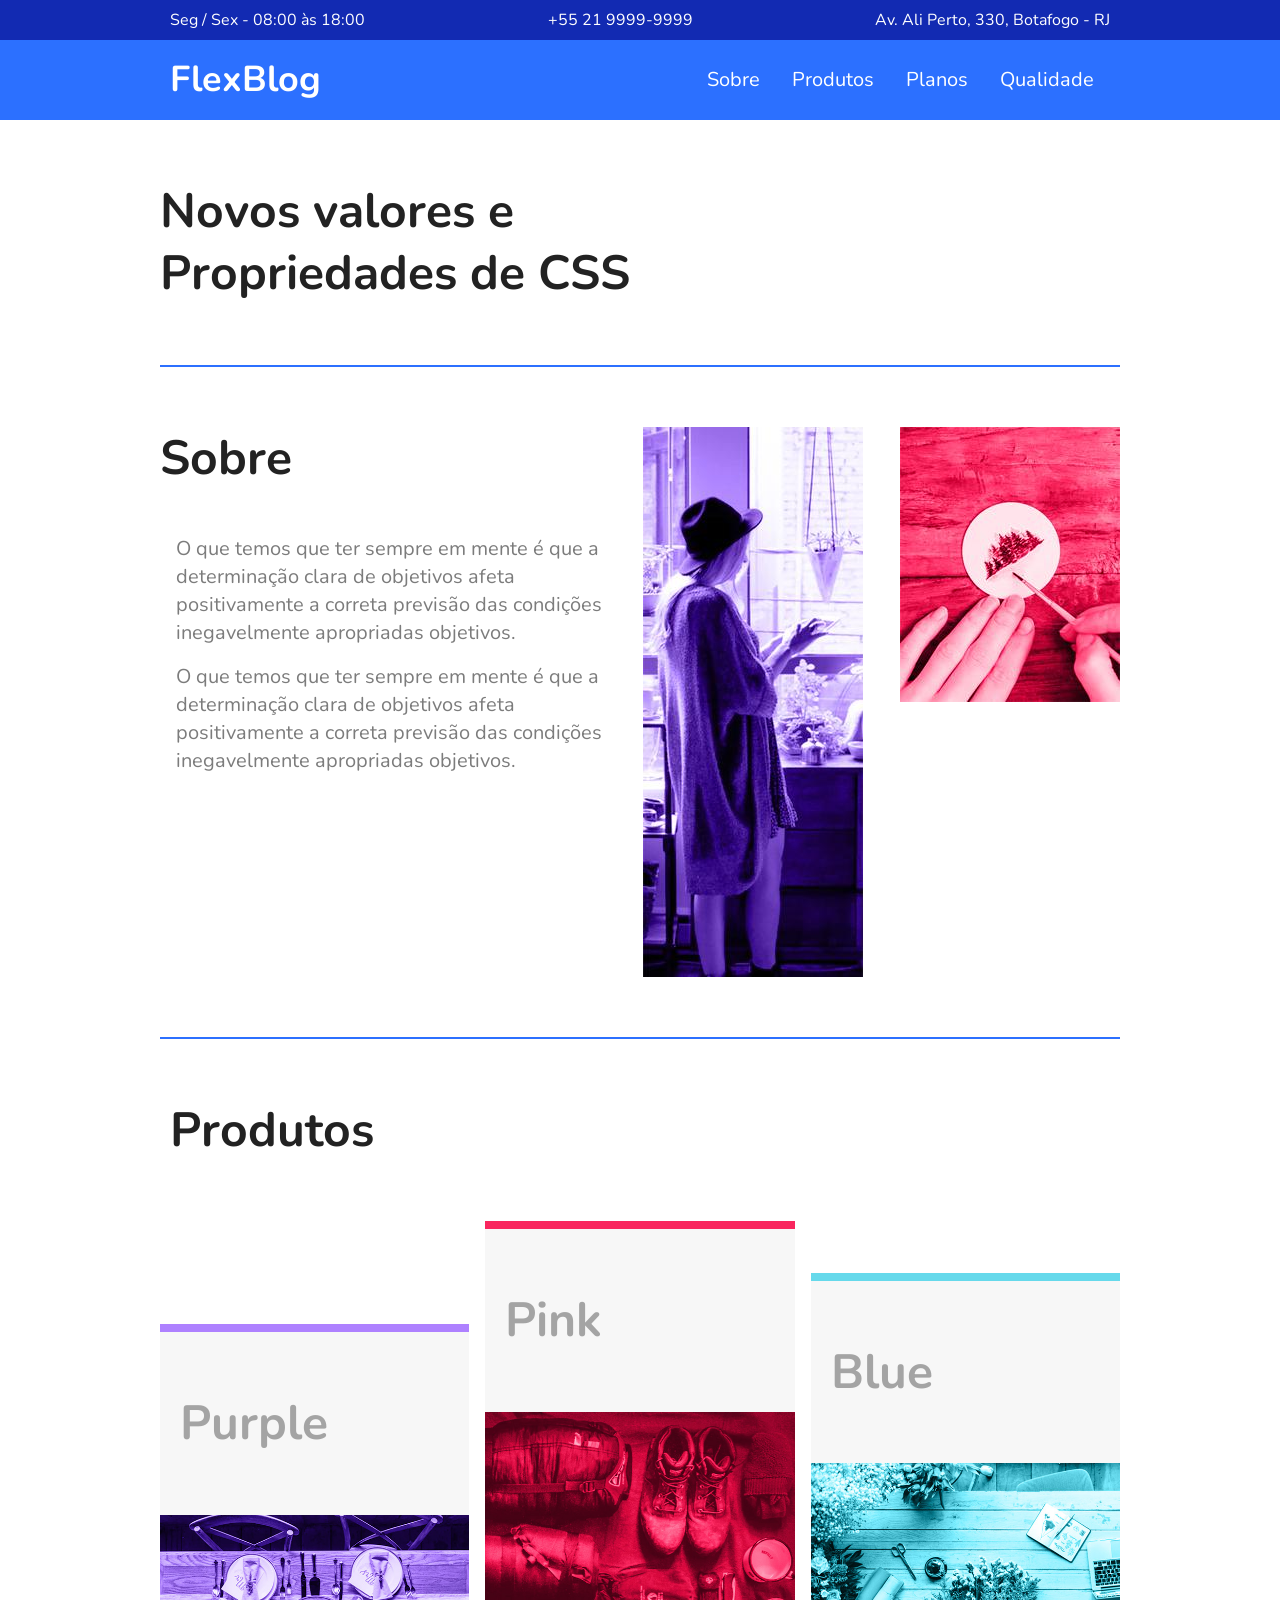
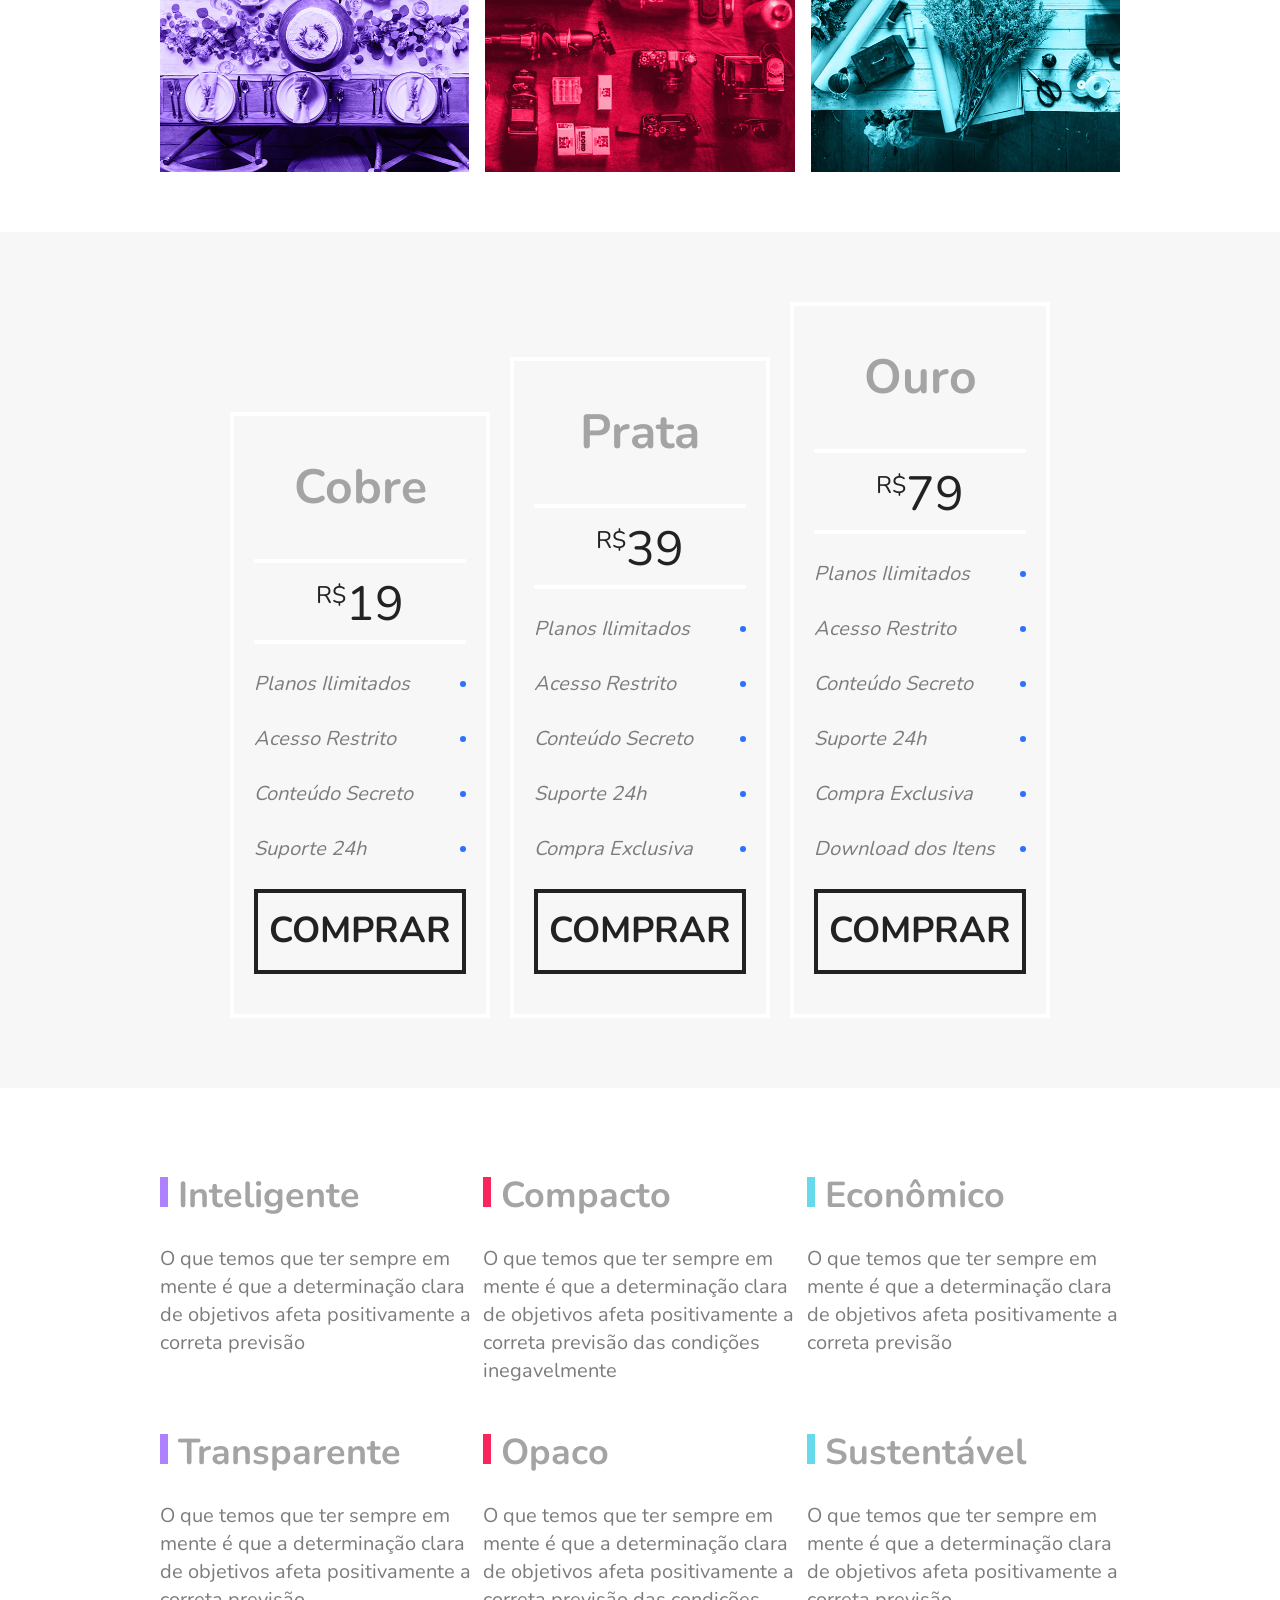
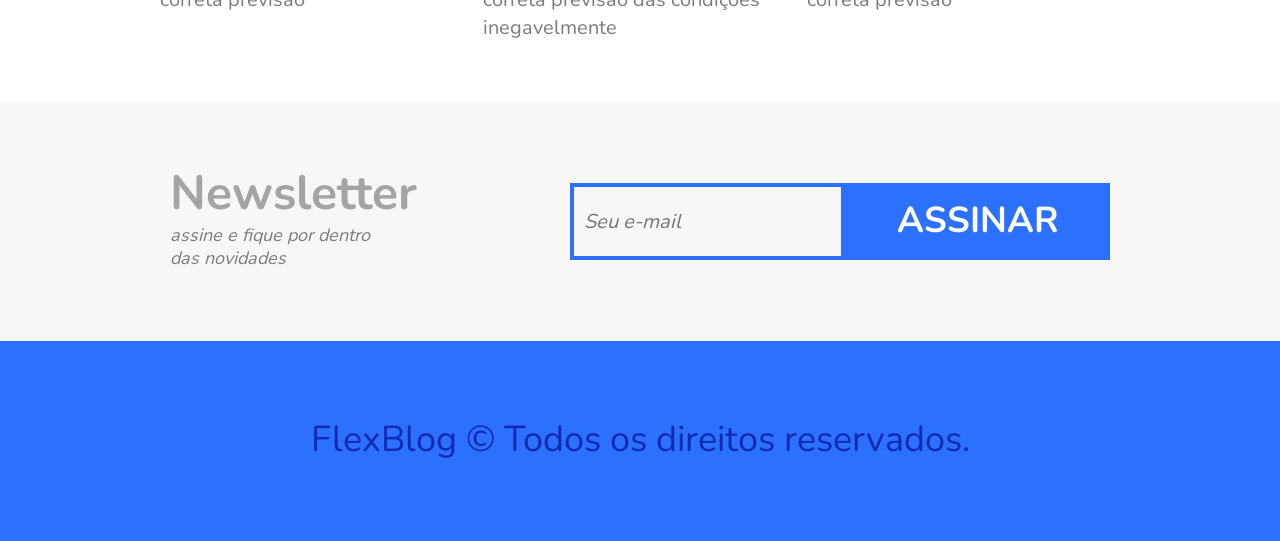
<file: FLEXBOX/flexblog/index.html>
<!DOCTYPE html>
<html lang="pt-br">
<head>
    <meta charset="UTF-8">
    <meta http-equiv="X-UA-Compatible" content="IE=edge">
    <meta name="viewport" content="width=device-width, initial-scale=1.0">
    <link rel="stylesheet" href="./src/css/style.css">
    <title>Exercício 0301</title>
</head>
<body>
<header>
    <div class="header-bg">
        <div class="header-top container">
            <p>Seg / Sex - 08:00 às 18:00</p>
            <a href="tel:+552199999999">+55 21 9999-9999</a>
            <p>Av. Ali Perto, 330, Botafogo - RJ</p>
        </div>
    </div>
    <div class="header-nav-bg">
        <nav class="container header-nav">
            <a href="./">FlexBlog</a>
            <ul class="header-menu">
                <li><a href="#sobre">Sobre</a></li>
                <li><a href="#produtos">Produtos</a></li>
                <li><a href="#planos">Planos</a></li>
                <li><a href="#qualidade">Qualidade</a></li>
            </ul>
        </nav>
    </div>
</header>
<main>
    <div class="intro-bg">
        <section class="intro container">
            <h1>Novos valores e<br>Propriedades de CSS</h1>
        </section>
    </div>
    <div class="sobre-bg" id="sobre">
        <section class="sobre container">
            <div class="sobre-box">
                <h1>Sobre</h1>
                <p class="last">O que temos que ter sempre em mente é que a determinação clara de objetivos afeta
                    positivamente a
                    correta previsão das condições inegavelmente apropriadas objetivos.
                </p>
                <p>O que temos que ter sempre em mente é que a determinação clara de objetivos afeta positivamente a
                    correta previsão das condições inegavelmente apropriadas objetivos.
                </p>
            </div>
            <div class="sobre-img">
                <img src="./src/img/sobre1.jpg" alt="Mulher de Chapéu">
            </div>
            <div>
                <img src="./src/img/sobre2.jpg" alt="Pintura Vermelha">
            </div>
        </section>
    </div>
    <div class="produtos-bg">
        <section class="produtos container" id="produtos">
            <h1>Produtos</h1>
            <div class="produtos-container">
                <div class="produtos-box top-roxo">
                    <h2>Purple</h2>
                    <img src="./src/img/produtos1.jpg" alt="Produtos Roxos">
                </div>
                <div class="produtos-box top-red">
                    <h2>Pink</h2>
                    <img src="./src/img/produtos2.jpg" alt="Produtos Vermelhos">
                </div>
                <div class="produtos-box top-ciano">
                    <h2>Blue</h2>
                    <img src="./src/img/produtos3.jpg" alt="Produtos Azul">
                </div>
            </div>
        </section>
    </div>
    <section class="planos-bg">
        <div class="planos container" id="planos">
            <div class="planos-item">
                <h1>Cobre</h1>
                <span><sup>R$</sup>19</span>
                <ul>
                    <li>Planos Ilimitados</li>
                    <li>Acesso Restrito</li>
                    <li>Conteúdo Secreto</li>
                    <li>Suporte 24h</li>
                </ul>
                <a href="./">Comprar</a>
            </div>
            <div class="planos-item">
                <h1>Prata</h1>
                <span><sup>R$</sup>39</span>
                <ul>
                    <li>Planos Ilimitados</li>
                    <li>Acesso Restrito</li>
                    <li>Conteúdo Secreto</li>
                    <li>Suporte 24h</li>
                    <li>Compra Exclusiva</li>
                </ul>
                <a href="./">Comprar</a>
            </div>
            <div class="planos-item">
                <h1>Ouro</h1>
                <span><sup>R$</sup>79</span>
                <ul>
                    <li>Planos Ilimitados</li>
                    <li>Acesso Restrito</li>
                    <li>Conteúdo Secreto</li>
                    <li>Suporte 24h</li>
                    <li>Compra Exclusiva</li>
                    <li>Download dos Itens</li>
                </ul>
                <a href="./">Comprar</a>
            </div>
        </div>
    </section>
    <div class="qualidade-bg">
        <section class="qualidade  container" id="qualidade">
            <div class="qualidade-item span-roxo">
                <h1>Inteligente</h1>
                <p>O que temos que ter sempre em mente é que a determinação clara de objetivos afeta positivamente a
                    correta previsão
                </p>
            </div>
            <div class="qualidade-item span-red">
                <h1>Compacto</h1>
                <p>O que temos que ter sempre em mente é que a determinação clara de objetivos afeta positivamente a
                    correta previsão das condições inegavelmente
                </p>
            </div>
            <div class="qualidade-item span-ciano">
                <h1>Econômico</h1>
                <p>O que temos que ter sempre em mente é que a determinação clara de objetivos afeta positivamente a
                    correta previsão
                </p>
            </div>
            <div class="qualidade-item span-roxo">
                <h1>Transparente</h1>
                <p>O que temos que ter sempre em mente é que a determinação clara de objetivos afeta positivamente a
                    correta previsão
                </p>
            </div>
            <div class="qualidade-item span-red">
                <h1>Opaco</h1>
                <p>O que temos que ter sempre em mente é que a determinação clara de objetivos afeta positivamente a
                    correta previsão das condições inegavelmente
                </p>
            </div>
            <div class="qualidade-item span-ciano">
                <h1>Sustentável</h1>
                <p>O que temos que ter sempre em mente é que a determinação clara de objetivos afeta positivamente a
                    correta previsão
                </p>
            </div>
        </section>
    </div>
    <div class="newsletter-bg">
        <section class="newsletter container">
            <div class="newsletter-info">
                <h1>Newsletter</h1>
                <p>assine e fique por dentro<BR>das novidades</p>
            </div>
            <form action="" class="newsletter-form">
                <label>
                    <input placeholder="Seu e-mail" type="text">
                </label>
                <button>Assinar</button>
            </form>
        </section>
    </div>
</main>
<div class="footer-bg">
    <footer class="footer container">
        <p>FlexBlog © Todos os direitos reservados.</p>
    </footer>
</div>
</body>
</html>
</file>
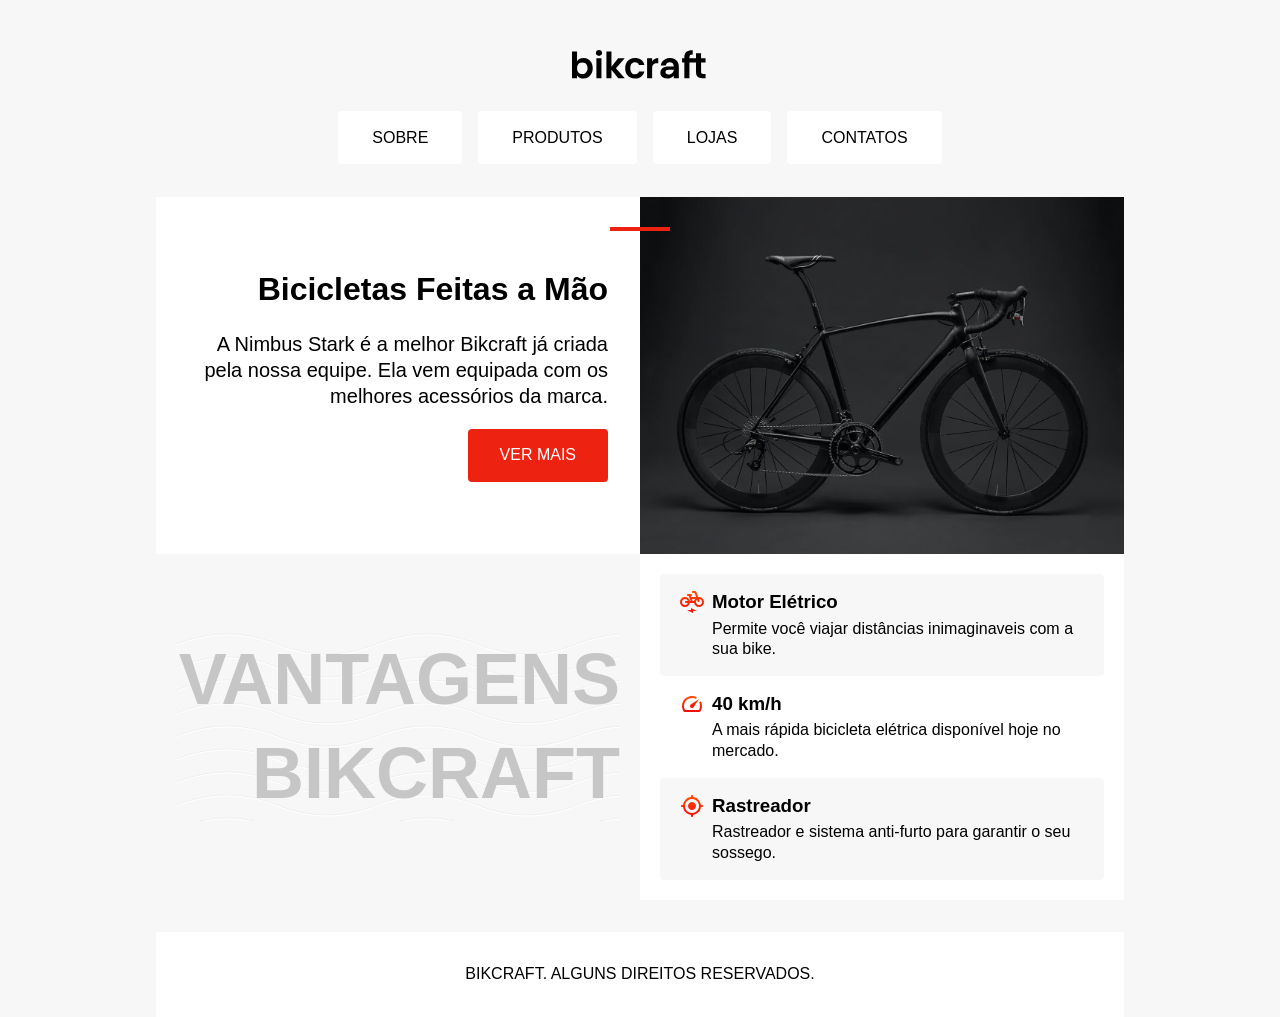
<file: HTML-CSS/bikcraft/index.html>
<!DOCTYPE html>
<html lang="pt-br" xmlns="http://www.w3.org/1999/html">
<head>
    <meta charset="UTF-8">
    <meta http-equiv="X-UA-Compatible" content="IE=edge">
    <meta name="viewport" content="width=device-width, initial-scale=1.0">
    <link rel="stylesheet" href="./src/css/style.css">
    <title>Exercício 0506</title>
</head>
<body>
<header class="header">
    <div>
        <img loading="lazy" src="./src/img/bikcraft.svg" alt="Logo Bikcraft">
    </div>
    <nav>
        <ul class="nav-menu">
            <li><a href="./">Sobre</a></li>
            <li><a href="./">Produtos</a></li>
            <li><a href="./">Lojas</a></li>
            <li><a href="./">Contatos</a></li>
        </ul>
    </nav>
</header>
<main>
    <section class="box">
        <div class="box-intro">
            <h1>Bicicletas Feitas a Mão</h1>
            <p>A Nimbus Stark é a melhor Bikcraft já criada pela nossa equipe. Ela vem equipada com os melhores
                acessórios da marca.</p>
            <a href="./">Ver Mais</a>
        </div>
        <div class="box-img">
            <img loading="lazy" src="./src/img/bicicleta.jpg" alt="Bicicleta Preta Bikcraft">
        </div>
        <div class="box-subtitulo">
            <h2>vantagens bikcraft</h2>
        </div>
        <div class="box-itens">
            <div class="box-item">
                <img loading="lazy" src="./src/img/eletrica.svg" alt="Motor Elétrica">
                <h3>Motor Elétrico</h3>
                <p>Permite você viajar distâncias inimaginaveis com a sua bike.</p>
            </div>
            <div class="box-item">
                <img loading="lazy" src="./src/img/velocidade.svg" alt="Velocidade">
                <h3>40 km/h</h3>
                <p>A mais rápida bicicleta elétrica disponível hoje no mercado.</p>
            </div>
            <div class="box-item">
                <img loading="lazy" src="./src/img/rastreador.svg" alt="Rastreador">
                <h3>Rastreador</h3>
                <p>Rastreador e sistema anti-furto para garantir o seu sossego.</p>
            </div>
        </div>
    </section>
</main>
<footer class="footer">
    <p>Bikcraft. Alguns Direitos Reservados.</p>
</footer>
</body>
</html>
</file>
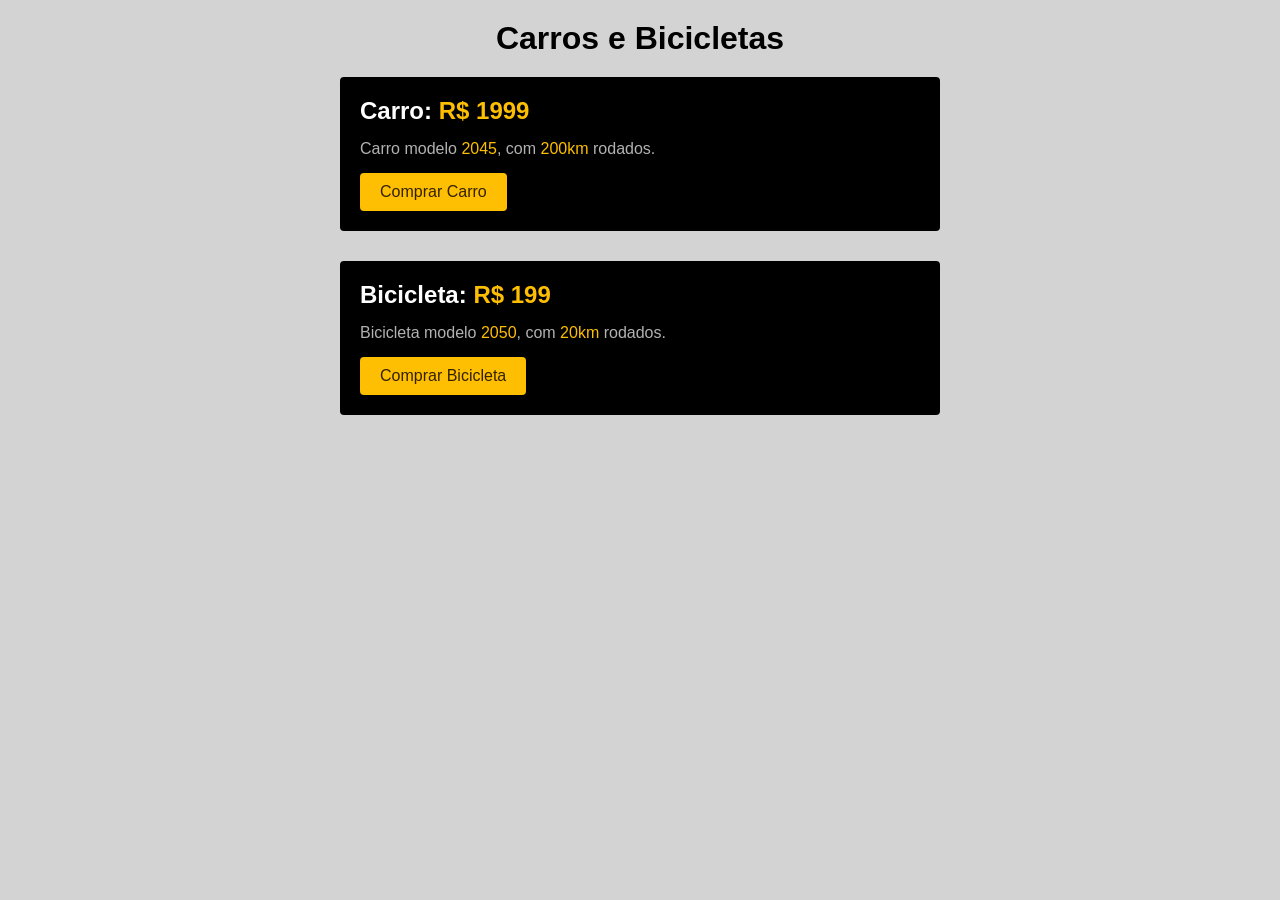
<file: HTML-CSS/carros-e-bicicletas/index.html>
<!DOCTYPE html>
<html lang="pt-br">
<head>
    <meta charset="UTF-8">
    <meta http-equiv="X-UA-Compatible" content="IE=edge">
    <meta name="viewport" content="width=device-width, initial-scale=1.0">
    <link rel="stylesheet" href="./src/css/style.css">
    <title>Exercício 0214</title>
</head>
<body>
<h1>Carros e Bicicletas</h1>
<div class="box">
    <h2>Carro: <span>R$ 1999</span></h2>
    <p>Carro modelo <span>2045</span>, com <span>200km</span> rodados.</p>
    <a href="#" class="btn">Comprar Carro</a>
</div>
<div class="box">
    <h2>Bicicleta: <span>R$ 199</span></h2>
    <p>Bicicleta modelo <span>2050</span>, com <span>20km</span> rodados.</p>
    <a href="#" class="btn">Comprar Bicicleta</a>
</div>
</body>
</html>
</file>
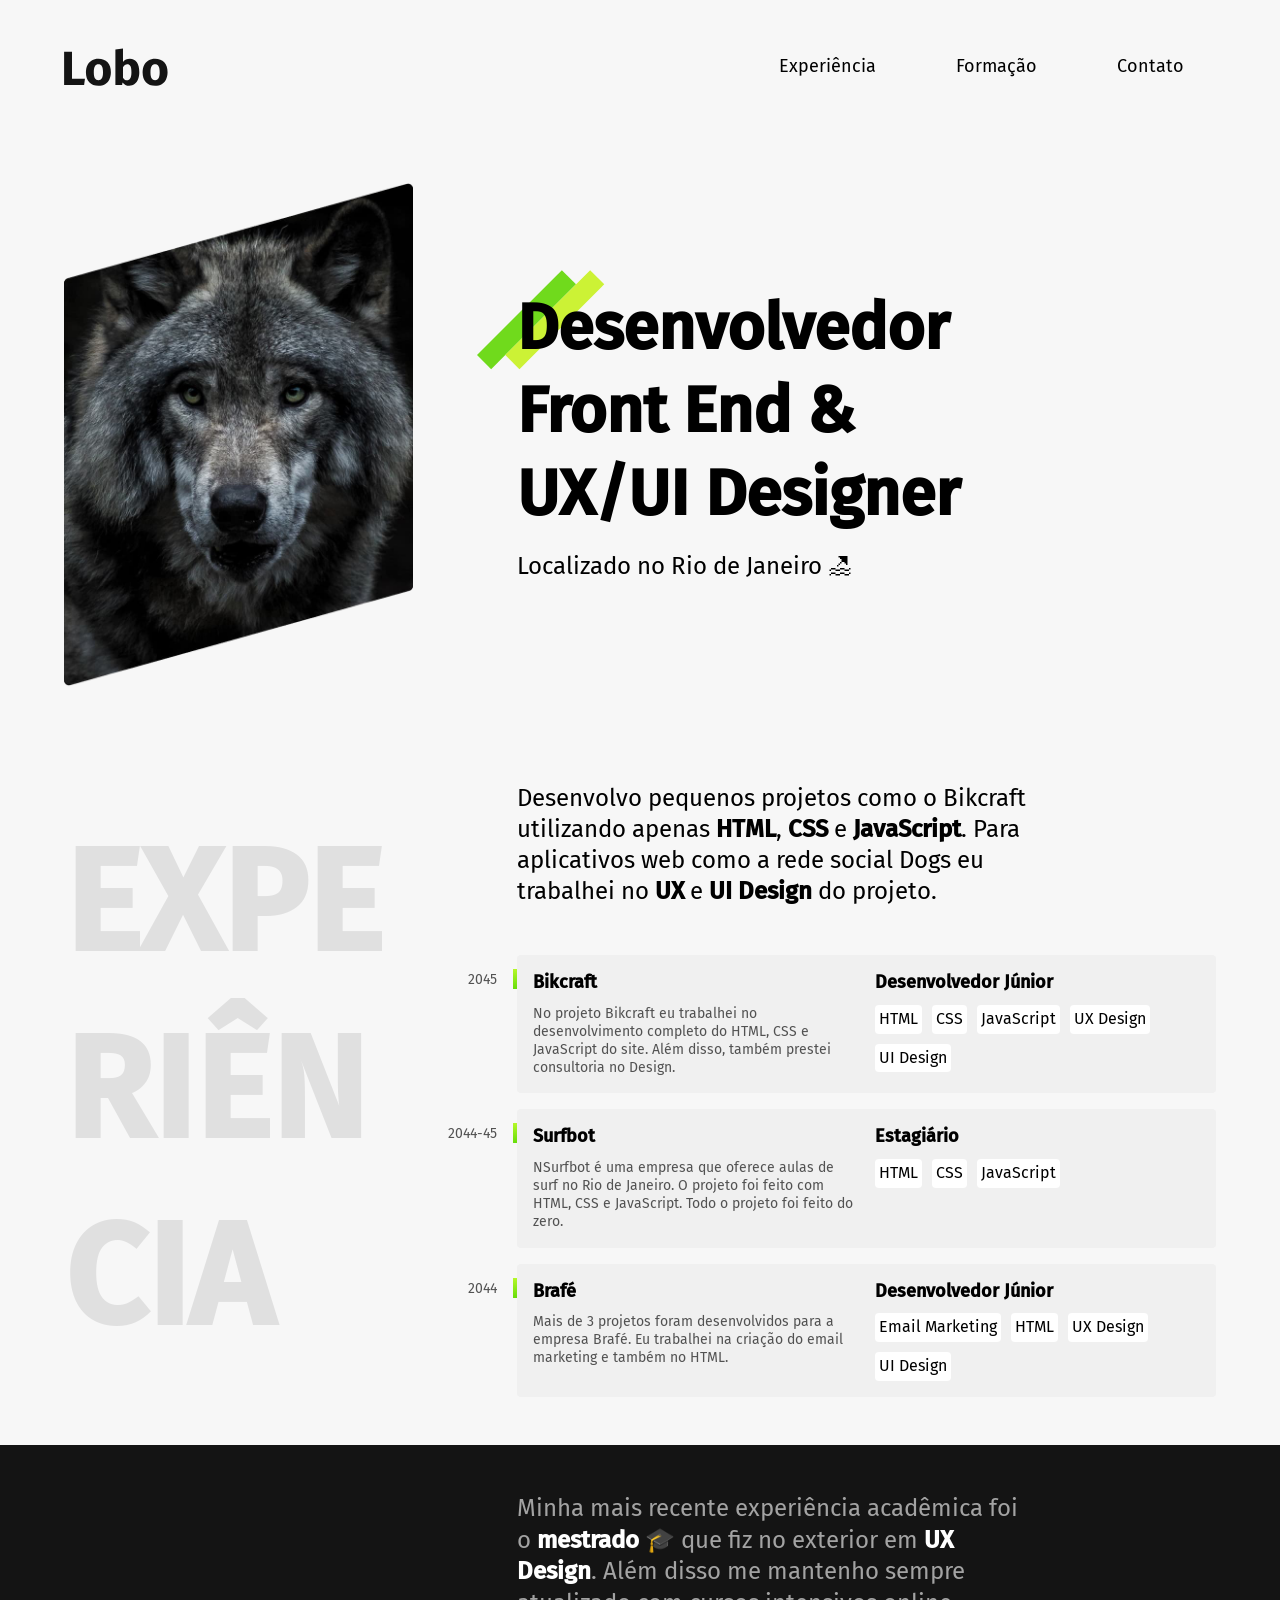
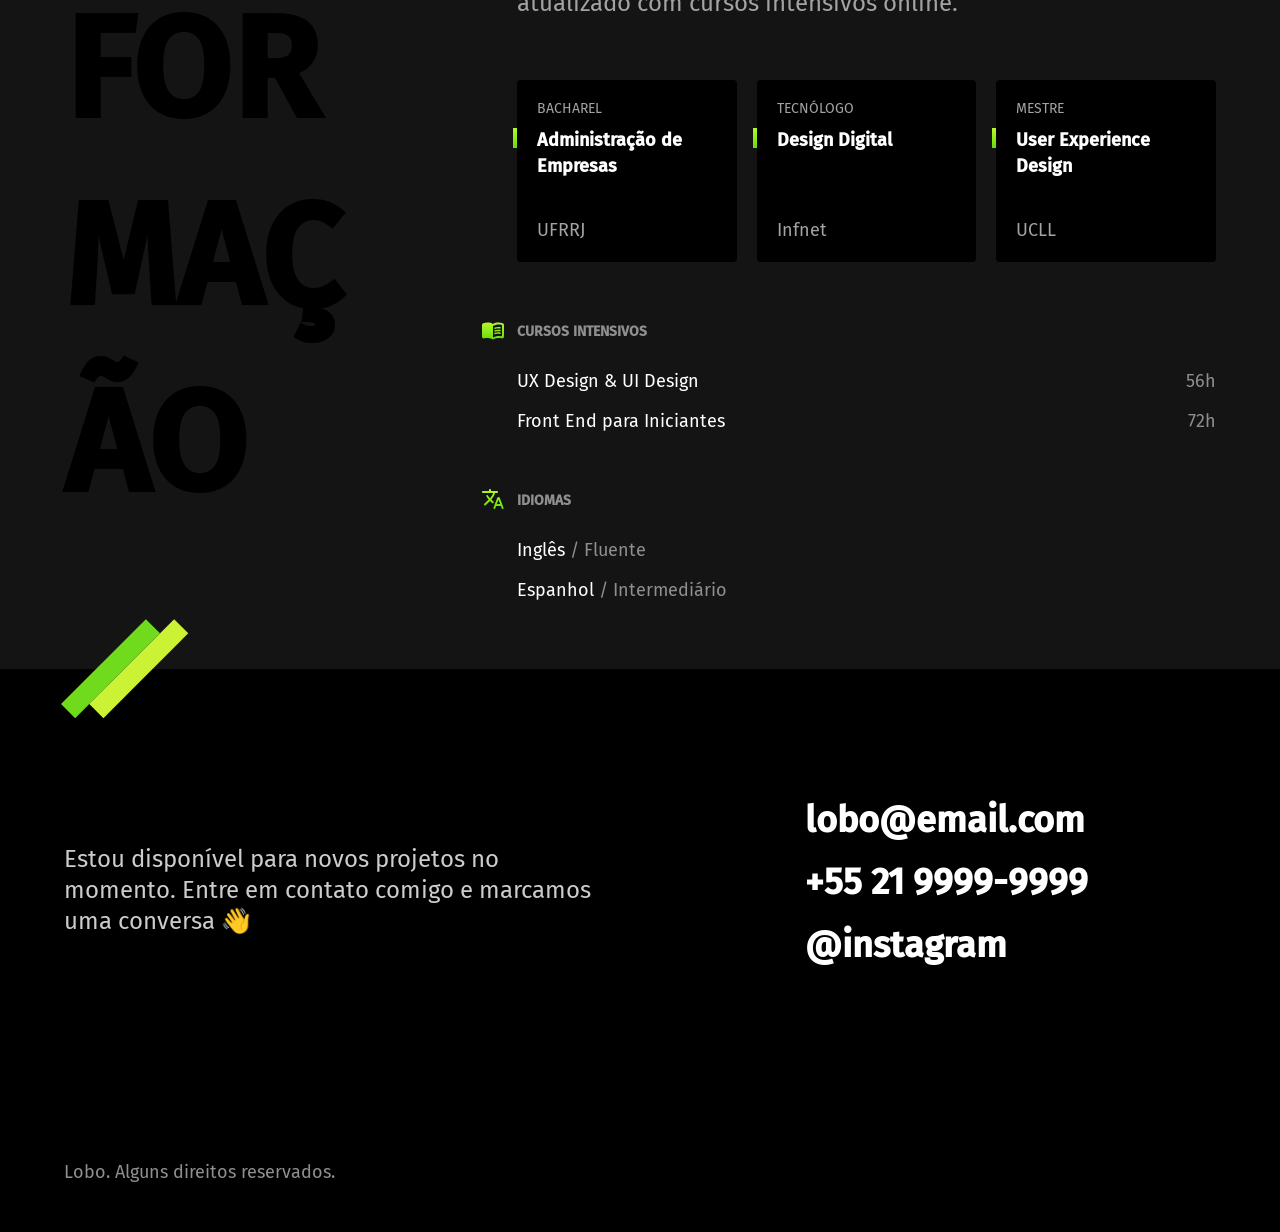
<file: HTML-CSS/portfolio/index.html>
<!DOCTYPE html>
<html lang="pt-br">
<head>
    <meta charset="UTF-8">
    <meta http-equiv="X-UA-Compatible" content="IE=edge">
    <meta name="viewport" content="width=device-width, initial-scale=1.0">
    <link rel="stylesheet" href="./src/css/style.css">
    <title>Exercício 0704</title>
</head>
<body>
<header>
    <div class="header-bg">
        <div class="header container">
            <div class="header-img">
                <img src="./src/img/marca.svg" alt="Logotipo Lobo">
            </div>
            <nav class="header-menu">
                <ul>
                    <li><a href="#experiencia">Experiência</a></li>
                    <li><a href="#formacao">Formação</a></li>
                    <li><a href="#contato">Contato</a></li>
                </ul>
            </nav>
        </div>
    </div>
</header>
<main>
    <div class="intro-bg">
        <section class="intro container">
            <div class="intro-img">
                <img src="./src/img/perfil.jpg" alt="Lobo Cinza">
            </div>
            <div>
                <h1>Desenvolvedor<br>Front End &<br>UX/UI Designer</h1>
                <p>Localizado no Rio de Janeiro 🏖</p>
            </div>
        </section>
    </div>
    <div class="experiencia-bg">
        <section class="experiencia container" id="experiencia">
            <div>
                <h1>Experiência</h1>
            </div>
            <div class="experiencia-box">
                <div class="experiencia-texto">
                    <p>
                        Desenvolvo pequenos projetos como o Bikcraft utilizando apenas <strong>HTML</strong>,
                        <strong>CSS</strong> e <strong>JavaScript</strong>. Para aplicativos web como a rede social Dogs
                        eu trabalhei no <strong>UX</strong> e <strong>UI Design</strong> do projeto.
                    </p>
                </div>
                <div class="experiencia-item">
                    <span>2045</span>
                    <div class="experiencia-title">
                        <h2>Bikcraft</h2>
                        <p>No projeto Bikcraft eu trabalhei no desenvolvimento completo do HTML, CSS e JavaScript do
                            site. Além disso, também prestei consultoria no Design.</p>
                    </div>
                    <div>
                        <h2>Desenvolvedor Júnior</h2>
                        <ul>
                            <li>HTML</li>
                            <li>CSS</li>
                            <li>JavaScript</li>
                            <li>UX Design</li>
                            <li>UI Design</li>
                        </ul>
                    </div>
                </div>
                <div class="experiencia-item">
                    <span>2044-45</span>
                    <div class="experiencia-title">
                        <h2>Surfbot</h2>
                        <p>NSurfbot é uma empresa que oferece aulas de surf no Rio de Janeiro. O projeto foi feito com
                            HTML, CSS e JavaScript. Todo o projeto foi feito do zero.</p>
                    </div>
                    <div>
                        <h2>Estagiário</h2>
                        <ul>
                            <li>HTML</li>
                            <li>CSS</li>
                            <li>JavaScript</li>
                        </ul>
                    </div>
                </div>
                <div class="experiencia-item">
                    <span>2044</span>
                    <div class="experiencia-title">
                        <h2>Brafé</h2>
                        <p>Mais de 3 projetos foram desenvolvidos para a empresa Brafé. Eu trabalhei na criação do email
                            marketing e também no HTML.</p>
                    </div>
                    <div>
                        <h2>Desenvolvedor Júnior</h2>
                        <ul>
                            <li>Email Marketing</li>
                            <li>HTML</li>
                            <li>UX Design</li>
                            <li>UI Design</li>
                        </ul>
                    </div>
                </div>
            </div>
        </section>
    </div>
    <div class="formacao-bg">
        <section aria-label="Formação">
            <div class="formacao container" id="formacao">
                <h2 class="formacao-subtitulo">Formação</h2>
                <div class="formacao-box">
                    <p class="formacao-texto">
                        Minha mais recente experiência acadêmica foi o <strong>mestrado</strong> 🎓 que fiz no exterior
                        em <strong>UX Design</strong>. Além disso me mantenho sempre atualizado com cursos intensivos
                        online.
                    </p>
                    <ul class="faculdade-lista">
                        <li class="faculdade">
                            <span class="faculdade-tipo">Bacharel</span>
                            <h3 class="faculdade-curso">Administração de Empresas</h3>
                            <span class="faculdade-instituicao">UFRRJ</span>
                        </li>
                        <li class="faculdade">
                            <span class="faculdade-tipo">Tecnólogo</span>
                            <h3 class="faculdade-curso">Design Digital</h3>
                            <span class="faculdade-instituicao">Infnet</span>
                        </li>
                        <li class="faculdade">
                            <span class="faculdade-tipo">Mestre</span>
                            <h3 class="faculdade-curso">User Experience Design</h3>
                            <span class="faculdade-instituicao">UCLL</span>
                        </li>
                    </ul>
                    <div class="formacao-extra">
                        <div class="cursos">
                            <h3>Cursos Intensivos</h3>
                            <ul>
                                <li>UX Design & UI Design <span>56h</span></li>
                                <li>Front End para Iniciantes <span>72h</span></li>
                            </ul>
                        </div>
                        <div class="idiomas">
                            <h3>Idiomas</h3>
                            <ul>
                                <li>Inglês <span>/ Fluente</span></li>
                                <li>Espanhol <span>/ Intermediário</span></li>
                            </ul>
                        </div>
                    </div>
                </div>
            </div>
        </section>
    </div>
    <div class="contato-bg">
        <section class="contato container" id="contato">
            <p>Estou disponível para novos projetos no momento. Entre em contato comigo e marcamos uma conversa 👋</p>
            <ul class="contato-lista">
                <li>lobo@email.com</li>
                <li>+55 21 9999-9999</li>
                <li>@instagram</li>
            </ul>
        </section>
    </div>
</main>
<div class="footer-bg">
    <footer class="footer container">
        <p>Lobo. Alguns direitos reservados.</p>
    </footer>
</div>
</body>
</html>
</file>
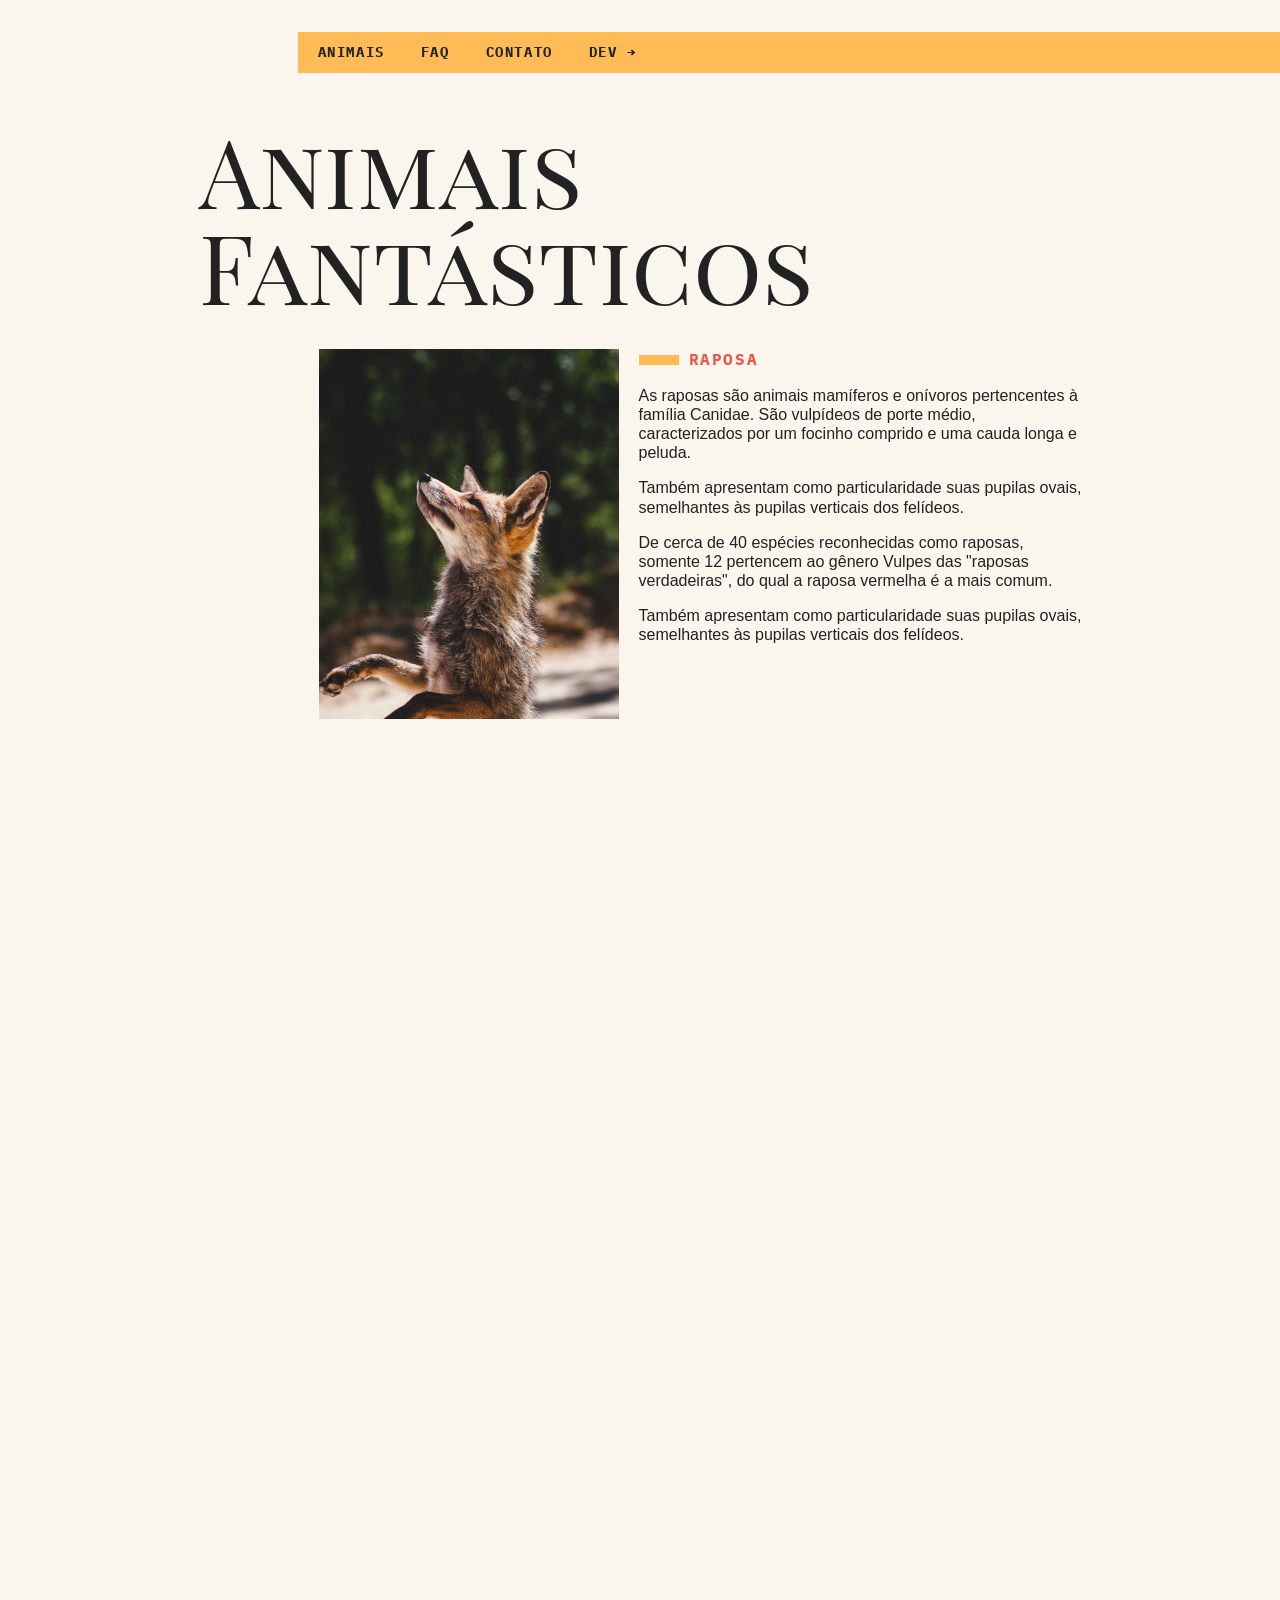
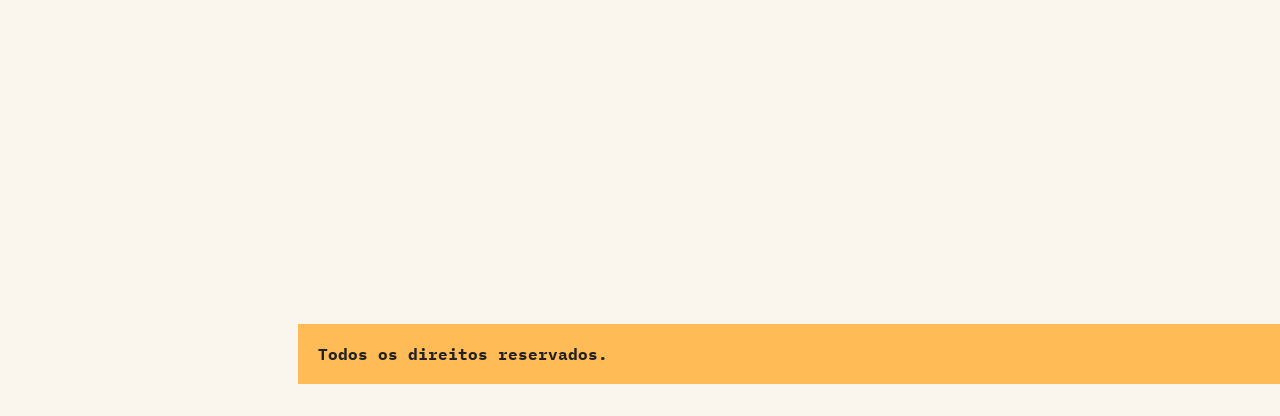
<file: JAVASCRIPT/animais-fantasticos/index.html>
<!DOCTYPE html>
<html lang="pt-br">
<head>
    <meta charset="UTF-8">
    <meta http-equiv="X-UA-Compatible" content="IE=edge">
    <meta name="viewport" content="width=device-width, initial-scale=1.0">
    <script>document.documentElement.className += ' js';</script>
    <link rel="stylesheet" href="./src/css/style.css">
    <script type="module" src="./src/js/script.js" defer></script>
    <title>Exercício 0302</title>
</head>
<body>
<header class="header">
    <nav>
        <ul class="header-menu js-menu">
            <li><a href="#animais">Animais</a></li>
            <li><a href="#faq">Faq</a></li>
            <li><a href="#contato">Contato</a></li>
            <li><a href="https://origamid.com/" target="_blank">Dev →</a></li>
        </ul>
    </nav>
</header>
<section class="grid-section animais js-scroll" id="animais">
    <h1 class="titulo">Animais Fantásticos</h1>
    <ul class="animais-lista js-tabmenu">
        <li><img src="./src/img/imagem1.jpg" alt="Raposa"></li>
        <li><img src="./src/img/imagem2.jpg" alt="Esquilo"></li>
        <li><img src="./src/img/imagem3.jpg" alt="Urso"></li>
        <li><img src="./src/img/imagem4.jpg" alt="Lobo"></li>
        <li><img src="./src/img/imagem5.jpg" alt="Macaco"></li>
        <li><img src="./src/img/imagem6.jpg" alt="Leão"></li>
    </ul>
    <div class="animais-desc js-tabdesc">
        <section>
            <h2>Raposa</h2>
            <p>As raposas são animais mamíferos e onívoros pertencentes à família Canidae. São vulpídeos de porte
                médio, caracterizados por um focinho comprido e uma cauda longa e peluda.</p>
            <p>Também apresentam como particularidade suas pupilas ovais, semelhantes às pupilas verticais dos
                felídeos.</p>
            <p>De cerca de 40 espécies reconhecidas como raposas, somente 12 pertencem ao gênero Vulpes das "raposas
                verdadeiras", do qual a raposa vermelha é a mais comum.</p>
            <p>Também apresentam como particularidade suas pupilas ovais, semelhantes às pupilas verticais dos
                felídeos.</p>
        </section>
        <section>
            <h2>Esquilo</h2>
            <p>As raposas são animais mamíferos e onívoros pertencentes à família Canidae. São vulpídeos de porte
                médio, caracterizados por um focinho comprido e uma cauda longa e peluda.</p>
            <p>Também apresentam como particularidade suas pupilas ovais, semelhantes às pupilas verticais dos
                felídeos.</p>
            <p>De cerca de 40 espécies reconhecidas como raposas, somente 12 pertencem ao gênero Vulpes das "raposas
                verdadeiras", do qual a raposa vermelha é a mais comum.</p>
            <p>Também apresentam como particularidade suas pupilas ovais, semelhantes às pupilas verticais dos
                felídeos.</p>
        </section>
        <section>
            <h2>Urso</h2>
            <p>As raposas são animais mamíferos e onívoros pertencentes à família Canidae. São vulpídeos de porte
                médio, caracterizados por um focinho comprido e uma cauda longa e peluda.</p>
            <p>Também apresentam como particularidade suas pupilas ovais, semelhantes às pupilas verticais dos
                felídeos.</p>
            <p>De cerca de 40 espécies reconhecidas como raposas, somente 12 pertencem ao gênero Vulpes das "raposas
                verdadeiras", do qual a raposa vermelha é a mais comum.</p>
            <p>Também apresentam como particularidade suas pupilas ovais, semelhantes às pupilas verticais dos
                felídeos.</p>
        </section>
        <section>
            <h2>Lobo</h2>
            <p>As raposas são animais mamíferos e onívoros pertencentes à família Canidae. São vulpídeos de porte
                médio, caracterizados por um focinho comprido e uma cauda longa e peluda.</p>
            <p>Também apresentam como particularidade suas pupilas ovais, semelhantes às pupilas verticais dos
                felídeos.</p>
            <p>De cerca de 40 espécies reconhecidas como raposas, somente 12 pertencem ao gênero Vulpes das "raposas
                verdadeiras", do qual a raposa vermelha é a mais comum.</p>
            <p>Também apresentam como particularidade suas pupilas ovais, semelhantes às pupilas verticais dos
                felídeos.</p>
        </section>
        <section>
            <h2>Macaco</h2>
            <p>As raposas são animais mamíferos e onívoros pertencentes à família Canidae. São vulpídeos de porte
                médio, caracterizados por um focinho comprido e uma cauda longa e peluda.</p>
            <p>Também apresentam como particularidade suas pupilas ovais, semelhantes às pupilas verticais dos
                felídeos.</p>
            <p>De cerca de 40 espécies reconhecidas como raposas, somente 12 pertencem ao gênero Vulpes das "raposas
                verdadeiras", do qual a raposa vermelha é a mais comum.</p>
            <p>Também apresentam como particularidade suas pupilas ovais, semelhantes às pupilas verticais dos
                felídeos.</p>
        </section>
        <section>
            <h2>Leão</h2>
            <p>As raposas são animais mamíferos e onívoros pertencentes à família Canidae. São vulpídeos de porte
                médio, caracterizados por um focinho comprido e uma cauda longa e peluda.</p>
            <p>Também apresentam como particularidade suas pupilas ovais, semelhantes às pupilas verticais dos
                felídeos.</p>
            <p>De cerca de 40 espécies reconhecidas como raposas, somente 12 pertencem ao gênero Vulpes das "raposas
                verdadeiras", do qual a raposa vermelha é a mais comum.</p>
            <p>Também apresentam como particularidade suas pupilas ovais, semelhantes às pupilas verticais dos
                felídeos.</p>
        </section>
    </div>
</section>
<section class="grid-section faq js-scroll" id="faq">
    <h1 class="titulo">Faq</h1>
    <dl class="faq-lista js-accordion">
        <dt>Qual a idade dos animais?</dt>
        <dd>
            As raposas são animais mamíferos e onívoros pertencentes à família Canidae. São vulpídeos de porte
            médio, caracterizados por um focinho comprido e uma cauda longa e peluda.
        </dd>
        <dt>Eles são fantásticos?</dt>
        <dd>
            Também apresentam como particularidade suas pupilas ovais, semelhantes às pupilas verticais dos
            felídeos.
        </dd>
        <dt>Qual a diferença?</dt>
        <dd>
            As raposas são animais mamíferos e onívoros pertencentes à família Canidae. São vulpídeos de porte
            médio, caracterizados por um focinho comprido e uma cauda longa e peluda.
        </dd>
        <dt>Como proteger?</dt>
        <dd>
            Também apresentam como particularidade suas pupilas ovais, semelhantes às pupilas verticais dos
            felídeos.
        </dd>
    </dl>
</section>
<section class="grid-section contato js-scroll" id="contato">
    <h1 class="titulo">Contato</h1>
    <div class="contato-mapa">
        <img src="./src/img/mapa.png" alt="Mapa">
    </div>
    <ul class="contato-dados">
        <li>contato@origamid.com</li>
        <li>+55 (21) 9999-9999</li>
        <li>Rua do Conde, nº 21</li>
        <li>Rio de Janeiro - RJ</li>
    </ul>
</section>
<footer class="rodape">
    <p>Todos os direitos reservados.</p>
</footer>
</body>
</html>
</file>
<file: FLEXBOX/flexblog/src/css/style.css>
@import "reset.css";
@import "fonts.css";
@import "header.css";
@import "intro.css";
@import "sobre.css";
@import "produtos.css";
@import "planos.css";
@import "qualidade.css";
@import "newsletter.css";
@import "footer.css";

* {
    /*border: 1px solid burlywood;*/
}

body, input {
    font-family: "MK-Nunito", Helvetica, Arial, sans-serif;
    color: #222222;
}

.container {
    max-width: 60rem;
    margin: 0 auto;
}
</file>
<file: HTML-CSS/bikcraft/src/css/style.css>
@import "reset.css";
@import "fonts.css";

* {
    /*border: 1px solid red;*/
}

body {
    max-width: 62.5rem;
    margin: 0 auto;
    font-family: Arial, Helvetica, sans-serif;
    background-color: #f7f7f7;
    padding: 0 1rem;
}

.header {
    display: flex;
    flex-direction: column;
    align-items: center;
    padding: 3rem 0;
    gap: 3rem;
}

.nav-menu {
    display: flex;
    flex-wrap: wrap;
    justify-content: center;
    gap: 1rem;
}

.nav-menu a {
    padding: 1rem 2rem;
    border: 0.125rem solid transparent;
    border-radius: 0.25rem;
    background-color: #fff;
    text-transform: uppercase;
}

.nav-menu a:hover {
    border: 0.125rem solid #ee2211;
}

.box {
    display: grid;
    grid-template-columns: 1fr 1fr;
    padding-bottom: 2rem;
}

.box-intro {
    display: flex;
    flex-direction: column;
    align-items: flex-end;
    justify-content: center;
    padding: 2rem;
    background-color: #ffffff;
    position: relative;
}

.box-intro::before {
    content: "";
    display: block;
    height: .25rem;
    width: 3.75rem;
    background-color: #ee2211;
    position: absolute;
    top: 1.875rem;
    left: calc(100% - 1.875rem);
}

.box-intro h1 {
    font-size: 2rem;
}

.box-intro p {
    margin: 1.25rem 0;
    font-size: 1.25rem;
    text-align: right;
}

.box-intro a {
    padding: 1rem 2rem;
    background-color: #ee2211;
    color: #ffffff;
    border-radius: 0.25rem;
    display: inline-block;
    text-transform: uppercase;
}

.box-intro a:hover {
    background-color: #900000;
}

.box-subtitulo {
    display: flex;
    align-items: center;
    text-align: right;
    padding: 1.25rem;
    text-transform: uppercase;
    color: #c6c6c6;
    font-size: 3rem;
}

.box-subtitulo h2 {
    background-image: url("../img/onda.svg");
}

.box-itens {
    background-color: #ffffff;
    padding: 1.25rem;
}

.box-item {
    display: grid;
    grid-template-columns: auto 1fr;
    align-items: center;
    gap: .25rem .5rem;
    padding: 1rem;
    border-left: 0.25rem solid transparent;
    border-radius: .25rem;
}

.box-item:hover {
    border-left: 0.25rem solid #ee2211;
}

.box-item:nth-child(odd) {
    background-color: #f7f7f7;
}

.box-item p {
    grid-column: 2;
}

.footer {
    text-align: center;
    text-transform: uppercase;
    background-color: #ffffff;
    padding: 2rem 0;
    /*display: block;*/
}

@media (max-width: 900px) {
    .box-intro h1 {
        font-size: 1.5rem;
    }

    .box-intro p {
        font-size: 1rem;
    }

    .box-intro a {
        padding: .5rem 1rem;
        font-size: .75rem;
    }

    .box-subtitulo {
        font-size: 2rem;
    }
}

@media (max-width: 700px) {
    .box {
        grid-template-columns: 1fr;
    }

    .nav-menu {
        gap: 3rem 1rem;
    }

    .box-intro {
        align-items: center;
    }

    .box-subtitulo {
        font-size: 1.25rem;
        justify-content: center;
    }

    .box-intro::before {
        content: none;
    }
}

@media (max-width: 500px) {
    .box-subtitulo {
        font-size: .75rem;
    }

    .footer p {
        font-size: .75rem;
    }
}

@media (max-width: 400px) {
    .nav-menu {
        flex-wrap: nowrap;
        flex-direction: column;
        align-items: center;
    }
}
</file>
<file: HTML-CSS/carros-e-bicicletas/src/css/style.css>
*, h1, h2, p, a {
    margin: 0;
    padding: 0;
    box-sizing: border-box;
}

body {
    max-width: 50rem;
    margin: 0 auto;
    background-color: lightgray;
    font-family: Arial, Helvetica, sans-serif;
}

h1 {
    text-align: center;
    padding: 1.25rem 0;
}

.box {
    max-width: 37.5rem;
    margin: 0 auto;
    border-radius: 0.25rem;
    padding: 1.25rem;
    background-color: #000000;
    color: #ffffff;
}

.box:first-of-type {
    margin-bottom: 1.875rem;
}

.box p {
    margin: 0.938rem 0;
    color: #b2b2b2;
}

span {
    color: #febe01;
}

.box a {
    text-decoration: none;
    padding: 0.625rem 1.25rem;
    color: #332200;
    background-color: #febe01;
    border-radius: 0.25rem;
    display: inline-block;
    transition: background-color 0.3s ease;
}

.box a:hover {
    background-color: #d4a801;
}
</file>
<file: HTML-CSS/portfolio/src/css/style.css>
@import "reset.css";
@import "fonts.css";
@import "header.css";
@import "intro.css";
@import "experiencia.css";
@import "formacao.css";
@import "contato.css";
@import "footer.css";
@import "responsivo.css";

* {
    /*border: 1px solid darkorange;*/
}

body {
    font-family: "MK-FiraSans", Arial, sans-serif;
}

.container {
    margin: 0 auto;
    max-width: 75rem;
    padding: 3rem 1.5rem;
}
</file>
<file: JAVASCRIPT/animais-fantasticos/src/css/style.css>
@import "reset.css";
@import "fonts.css";

* {
    /*border: 1px solid red;*/
}

body {
    display: grid;
    color: #222222;
    grid-template-columns:1fr 7.188rem minmax(18.75rem, 50rem) 1fr;
    background-color: #FAF6ED;
}

.header {
    grid-column: 3/5;
    background-color: #FFBB55;
    margin-top: 2rem;
    margin-bottom: 2rem;
}

.header-menu {
    display: flex;
    flex-wrap: wrap;
    gap: 1rem;
    padding: .625rem;
}

.header-menu li a {
    padding: .625rem;
    letter-spacing: .1rem;
    font-size: .875rem;
    font-weight: bold;
    text-transform: uppercase;
    font-family: "IBM Plex Mono", serif;
}

.grid-section {
    grid-column: 2/4;
    width: 100%;
    padding: 1rem;
    display: grid;
    grid-template-columns: 6.25rem 18.75rem 1fr;
    margin-bottom: 4rem;
    gap: 1.25rem;
}

.titulo {
    font-family: "Playfair Display SC", Georgia, serif;
    font-size: 6rem;
    line-height: 1;
    font-weight: normal;
    grid-column: 1/4;
    margin-bottom: 1rem;
}

.animais p {
    font-family: helvetica, arial, sans-serif;
    line-height: 1.2;
    margin-bottom: 1rem;
}

.animais-desc {
    grid-column: 3;
}

.animais-desc section {
    margin-bottom: 3rem;
}

.animais-desc h2 {
    font-family: "IBM Plex Mono", Monospace, serif;
    letter-spacing: .1rem;
    margin-bottom: 1rem;
    text-transform: uppercase;
    font-size: 1rem;
    color: #EF5544;
}

.animais-desc h2::before {
    content: "";
    display: inline-block;
    width: 2.5rem;
    height: .625rem;
    background-color: #FFBB55;
    margin-right: .625rem;
}

.animais-lista {
    height: 23.125rem;
    overflow-y: scroll;
    grid-column: 2;
}

.animais-lista li {
    cursor: pointer;
}

.animais-lista::-webkit-scrollbar {
    width: 1.125rem;
}

.animais-lista::-webkit-scrollbar-thumb {
    background-color: #FFBB55;
    border-left: .25rem solid #FAF6ED;
    border-right: .25rem solid #FAF6ED;
}

.animais-lista::-webkit-scrollbar-track {
    background: #FAF6ED;
}

.faq-lista {
    grid-column: 2/4;
}

.faq-lista dt {
    font-family: "IBM Plex Mono", monospace;
    font-weight: bold;
    margin-top: 2rem;
    margin-bottom: .5rem;
    color: #EF5544;
}

.faq-lista dt::before {
    content: "";
    display: inline-block;
    width: 1.25rem;
    height: .625rem;
    background-color: #FFBB55;
    margin-right: .625rem;
}

.faq-lista dd {
    font-family: Helvetica, "Arial", sans-serif;
    margin-bottom: .5rem;
    margin-left: 1.875rem;
}

.contato-mapa {
    grid-column: 2;
}

.contato-dados {
    grid-column: 3;
}

.contato-dados li {
    font-family: Helvetica, "Arial", sans-serif;
}

.contato-dados li::before {
    content: "";
    display: inline-block;
    width: 1.25rem;
    height: .625rem;
    background-color: #FFBB55;
    margin-right: .625rem;
}

.rodape {
    grid-column: 3/5;
    margin-bottom: 2rem;
    background-color: #FFBB55;
}

.rodape p {
    padding: 1.25rem;
    font-family: "IBM Plex Mono", monospace;
    font-weight: bold;
}

@media (max-width: 700px) {
    body {
        grid-template-columns: 1fr;
    }

    .header, .grid-section, .rodape {
        grid-column: 1;
    }

    .grid-section {
        grid-template-columns: 6.25rem 1fr;
        gap: .625rem;
        margin-bottom: 1rem;
    }

    .animais-lista {
        grid-column: 1;
    }

    .faq-lista, .contato-dados, .contato-mapa {
        grid-column: 1 / 3;
    }

    .grid-section h1 {
        font-size: 3rem;
    }

    .header {
        margin-top: 0;
        margin-bottom: 1rem;
    }

    .rodape {
        margin-bottom: 0;
    }

    .animais-desc section {
        margin-bottom: 2rem;
    }
}

.js .js-tabdesc section {
    display: none;
}

.js .js-tabdesc section.ativo {
    display: block;
!important;
    animation: tab-desc .5s forwards;
}

@keyframes tab-desc {
    from {
        opacity: 0;
        transform: translate3d(-30px, 0, 0);
    }
    to {
        opacity: 1;
        transform: translate3d(0, 0, 0);
    }
}

.js .js-accordion dd {
    display: none;
}

.js-accordion dt::after {
    content: "▼";
    margin-left: 10px;
}

.js-accordion dt.ativo::after {
    content: "▲";
}

.js-accordion dd.ativo {
    display: block;
    animation: faq-dd .5s forwards;
}

@keyframes faq-dd {
    from {
        opacity: 0;
        max-height: 0;
    }
    to {
        max-height: 200px;
        opacity: 1;
    }
}

.js .js-scroll {
    opacity: 0;
    transform: translate3d(-30px, 0, 0);
    transition: .3s;
}

.js .js-scroll.ativo {
    opacity: 1;
    transform: translate3d(0, 0, 0);
}
</file>
